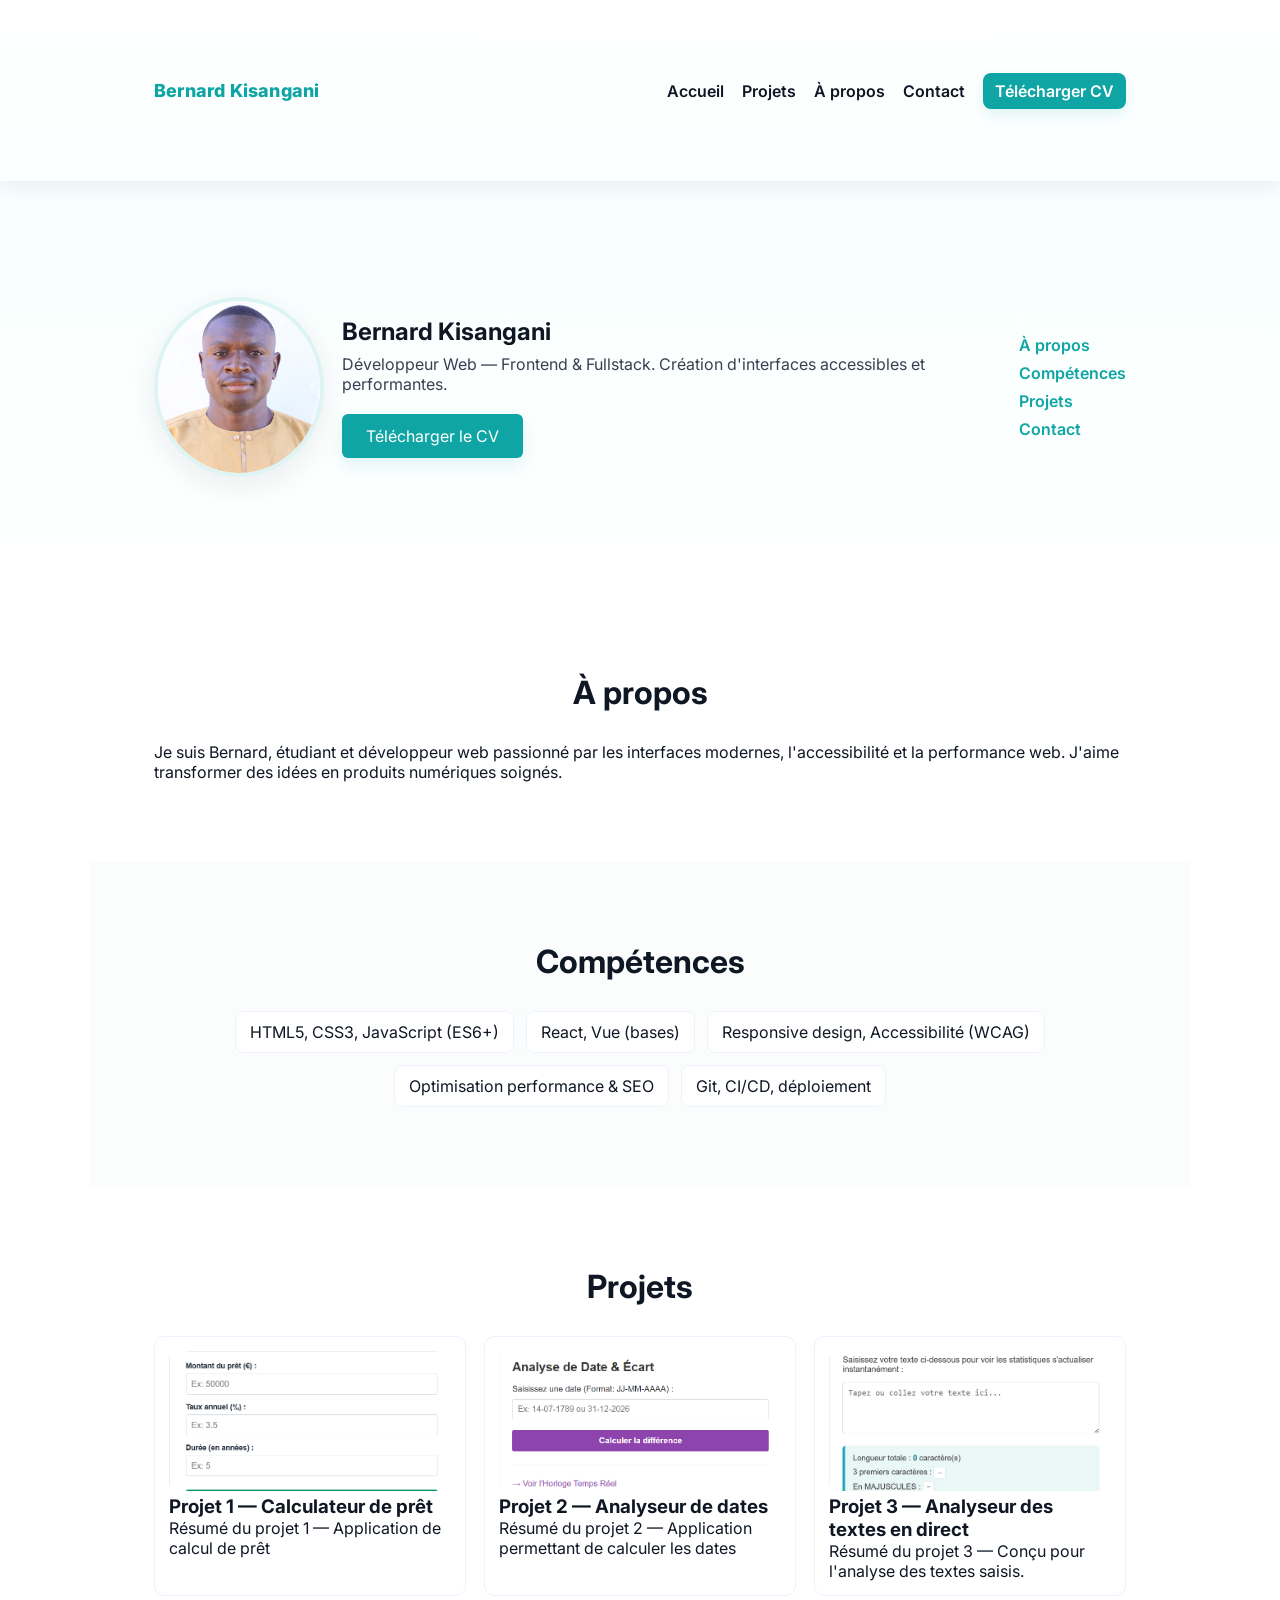
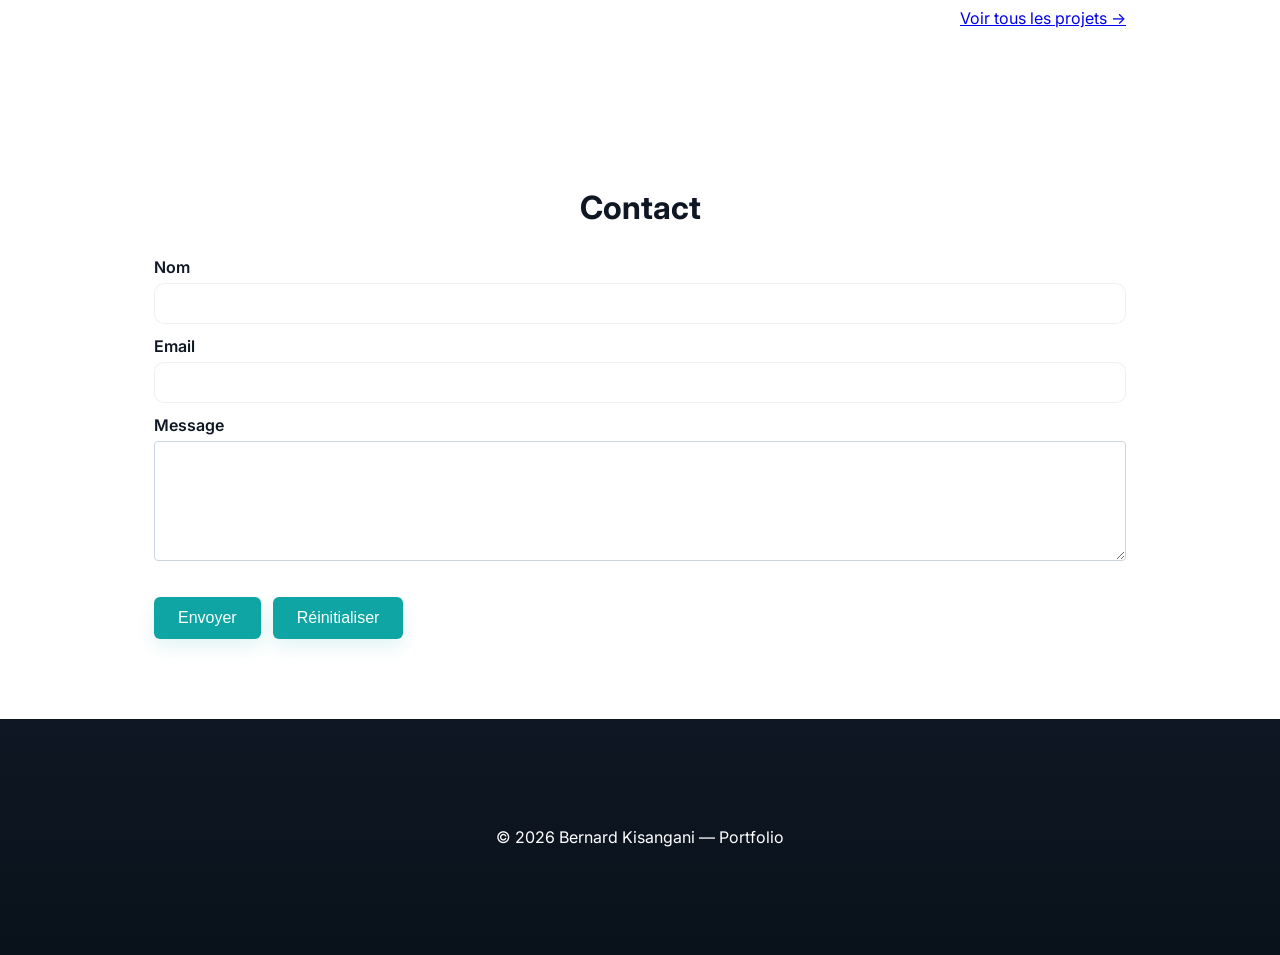
<file: index.html>
<!doctype html>
<html lang="fr">
    <head>
        <meta charset="utf-8">
        <meta name="viewport" content="width=device-width, initial-scale=1">
        <meta name="description" content="Portfolio de Bernard Kisangani - développeur web. CV téléchargeable, projets et contact.">
        <meta name="theme-color" content="#0ea5a4">
        <title>Bernard Kisangani — Portfolio</title>
        <link rel="preconnect" href="https://fonts.googleapis.com">
        <link rel="preconnect" href="https://fonts.gstatic.com" crossorigin>
        <link href="https://fonts.googleapis.com/css2?family=Inter:wght@300;400;600;700;800&display=swap" rel="stylesheet">
        <link rel="stylesheet" href="style.css">
    </head>
    <body>
        <a class="skip-link" href="#main">Aller au contenu</a>

        <header class="site-header">
            <div class="container header-inner">
                <a class="brand" href="index.html">Bernard Kisangani</a>
                <button class="nav-toggle" id="navToggle" aria-expanded="false" aria-controls="mainNav">Menu</button>
                <nav id="mainNav" class="main-nav" aria-label="Navigation principale">
                    <ul>
                        <li><a href="index.html">Accueil</a></li>
                        <li><a href="projects.html">Projets</a></li>
                        <li><a href="about.html">À propos</a></li>
                        <li><a href="contact.html">Contact</a></li>
                        <li><a class="cta" href="CV actualisé KISANGANI KALONDA Bernard_pif_20251104_005344_0000.pdf" download>Télécharger CV</a></li>
                    </ul>
                </nav>
            </div>
        </header>

        <main id="main" role="main">
            <section id="hero" class="hero">
                <div class="container hero-grid">
                    <div class="hero-profile">
                        <img src="Bernard.JPG" alt="Photo de Bernard Kisangani" class="profile-img" width="240" height="240" loading="lazy">
                        <div>
                            <h1>Bernard Kisangani</h1>
                            <p class="lead">Développeur Web — Frontend & Fullstack. Création d'interfaces accessibles et performantes.</p>
                            <p>
                                <a class="btn" href="CV actualisé KISANGANI KALONDA Bernard_pif_20251104_005344_0000.pdf" download>Télécharger le CV</a>
                            </p>
                        </div>
                    </div>

                    <nav class="hero-links" aria-label="Liens rapides">
                        <a href="#about">À propos</a>
                        <a href="#skills">Compétences</a>
                        <a href="#projects">Projets</a>
                        <a href="#contact">Contact</a>
                    </nav>
                </div>
            </section>

            <section id="about" class="about container">
                <h2>À propos</h2>
                <p>Je suis Bernard, étudiant et développeur web passionné par les interfaces modernes, l'accessibilité et la performance web. J'aime transformer des idées en produits numériques soignés.</p>
            </section>

            <section id="skills" class="skills container bg-light">
                <h2>Compétences</h2>
                <ul class="skill-list">
                    <li>HTML5, CSS3, JavaScript (ES6+)</li>
                    <li>React, Vue (bases)</li>
                    <li>Responsive design, Accessibilité (WCAG)</li>
                    <li>Optimisation performance & SEO</li>
                    <li>Git, CI/CD, déploiement</li>
                </ul>
            </section>

            <section id="projects" class="projects container">
                <h2>Projets</h2>
                <div class="project-grid">
                    <article class="project">
                        <img src="Projet1.png" alt="Capture projet 1" loading="lazy" width="600" height="360">
                        <h3>Projet 1 — Calculateur de prêt</h3>
                        <p>Résumé du projet 1 — Application de calcul de prêt</p>
                    </article>

                    <article class="project">
                        <img src="Projet2.png" alt="Capture projet 2" loading="lazy" width="600" height="360">
                        <h3>Projet 2 — Analyseur de dates</h3>
                        <p>Résumé du projet 2 — Application permettant de calculer les dates</p>
                    </article>

                    <article class="project">
                        <img src="Projet3.png" alt="Capture projet 3" loading="lazy" width="600" height="360">
                        <h3>Projet 3 — Analyseur des textes en direct</h3>
                        <p>Résumé du projet 3 — Conçu pour l'analyse des textes saisis.</p>
                    </article>
                </div>
                <p class="projects-more"><a href="projects.html">Voir tous les projets →</a></p>
            </section>

            <section id="contact" class="contact container">
                <h2>Contact</h2>
                <form id="contactForm" novalidate>
                    <div class="form-row">
                        <label for="name">Nom</label>
                        <input type="text" id="name" name="name" required aria-required="true">
                    </div>
                    <div class="form-row">
                        <label for="email">Email</label>
                        <input type="email" id="email" name="email" required aria-required="true">
                    </div>
                    <div class="form-row">
                        <label for="message">Message</label>
                        <textarea id="message" name="message" rows="5" required aria-required="true"></textarea>
                    </div>
                    <div class="form-actions">
                        <button type="submit" class="btn">Envoyer</button>
                        <button type="reset" class="btn btn--muted">Réinitialiser</button>
                    </div>
                    <p id="formStatus" role="status" aria-live="polite"></p>
                </form>
            </section>
        </main>

        <footer class="site-footer">
            <div class="container">
                <p>© <span id="year"></span> Bernard Kisangani — Portfolio</p>
            </div>
        </footer>

        <script src="script.js" defer></script>
    </body>
</html>
</file>
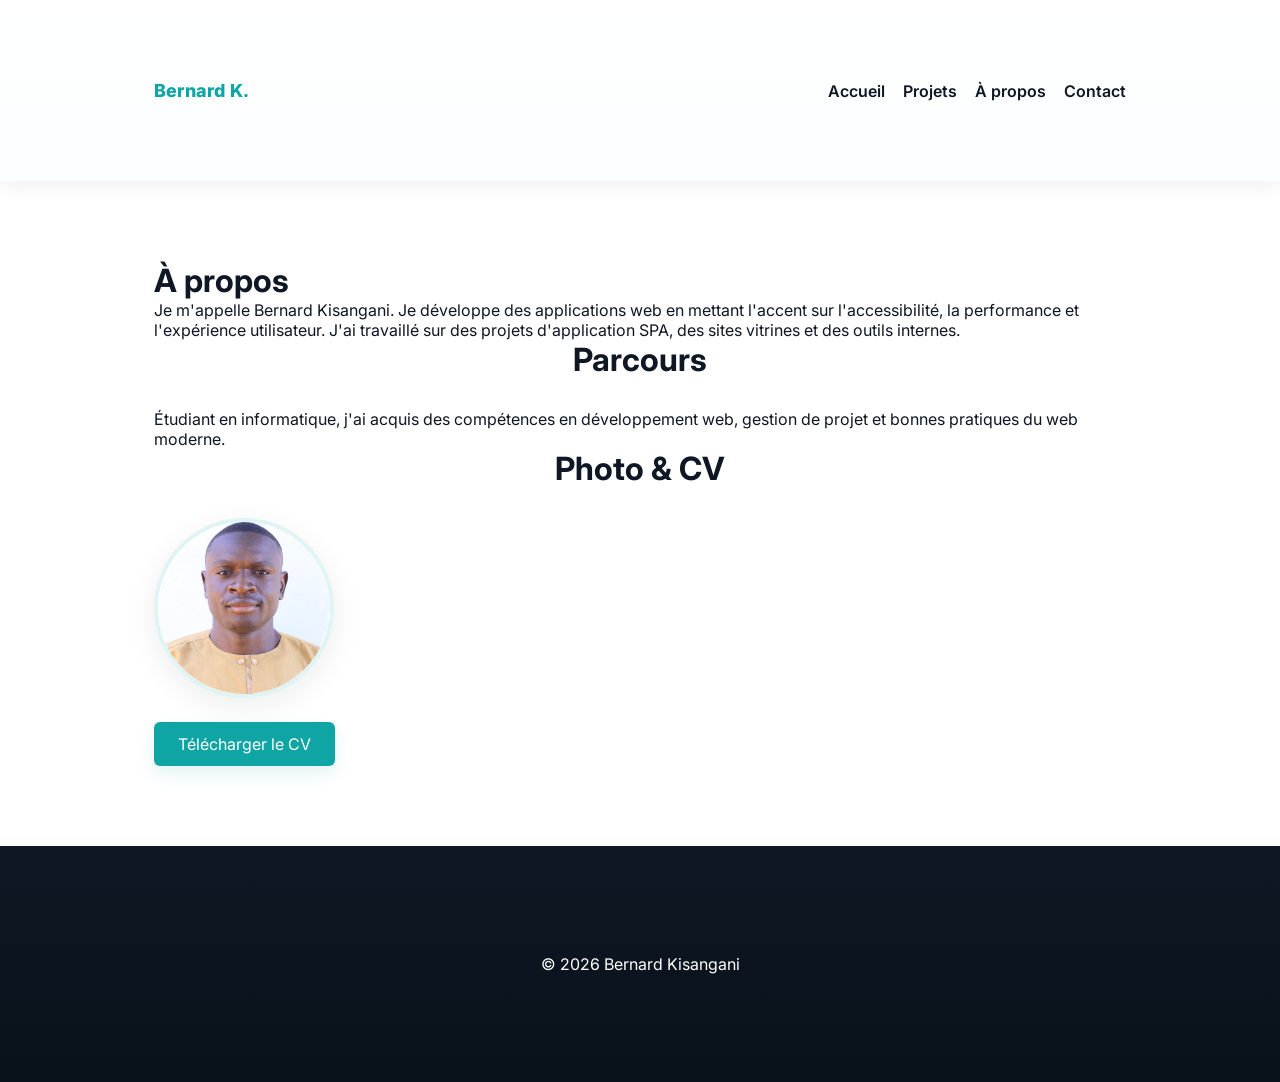
<file: about.html>
<!doctype html>
<html lang="fr">
  <head>
    <meta charset="utf-8">
    <meta name="viewport" content="width=device-width, initial-scale=1">
    <title>À propos — Bernard Kisangani</title>
    <link href="https://fonts.googleapis.com/css2?family=Inter:wght@300;400;600;700;800&display=swap" rel="stylesheet">
    <link rel="stylesheet" href="style.css">
  </head>
  <body>
    <header class="site-header">
      <div class="container header-inner">
        <a class="brand" href="index.html">Bernard K.</a>
        <nav class="main-nav" aria-label="Navigation principale">
          <ul>
            <li><a href="index.html">Accueil</a></li>
            <li><a href="projects.html">Projets</a></li>
            <li><a href="about.html">À propos</a></li>
            <li><a href="contact.html">Contact</a></li>
          </ul>
        </nav>
      </div>
    </header>

    <main class="container">
      <h1>À propos</h1>
      <section>
        <p>Je m'appelle Bernard Kisangani. Je développe des applications web en mettant l'accent sur l'accessibilité, la performance et l'expérience utilisateur. J'ai travaillé sur des projets d'application SPA, des sites vitrines et des outils internes.</p>
      </section>

      <section>
        <h2>Parcours</h2>
        <p>Étudiant en informatique, j'ai acquis des compétences en développement web, gestion de projet et bonnes pratiques du web moderne.</p>
      </section>

      <section>
        <h2>Photo & CV</h2>
        <img src="Bernard.JPG" alt="Photo de Bernard Kisangani" width="200" class="profile-img" loading="lazy">
        <p><a class="btn" href="CV actualisé KISANGANI KALONDA Bernard_pif_20251104_005344_0000.pdf" download>Télécharger le CV</a></p>
      </section>
    </main>

    <footer class="site-footer">
      <div class="container">© <span id="year"></span> Bernard Kisangani</div>
    </footer>
    <script src="script.js" defer></script>
  </body>
</html>
</file>
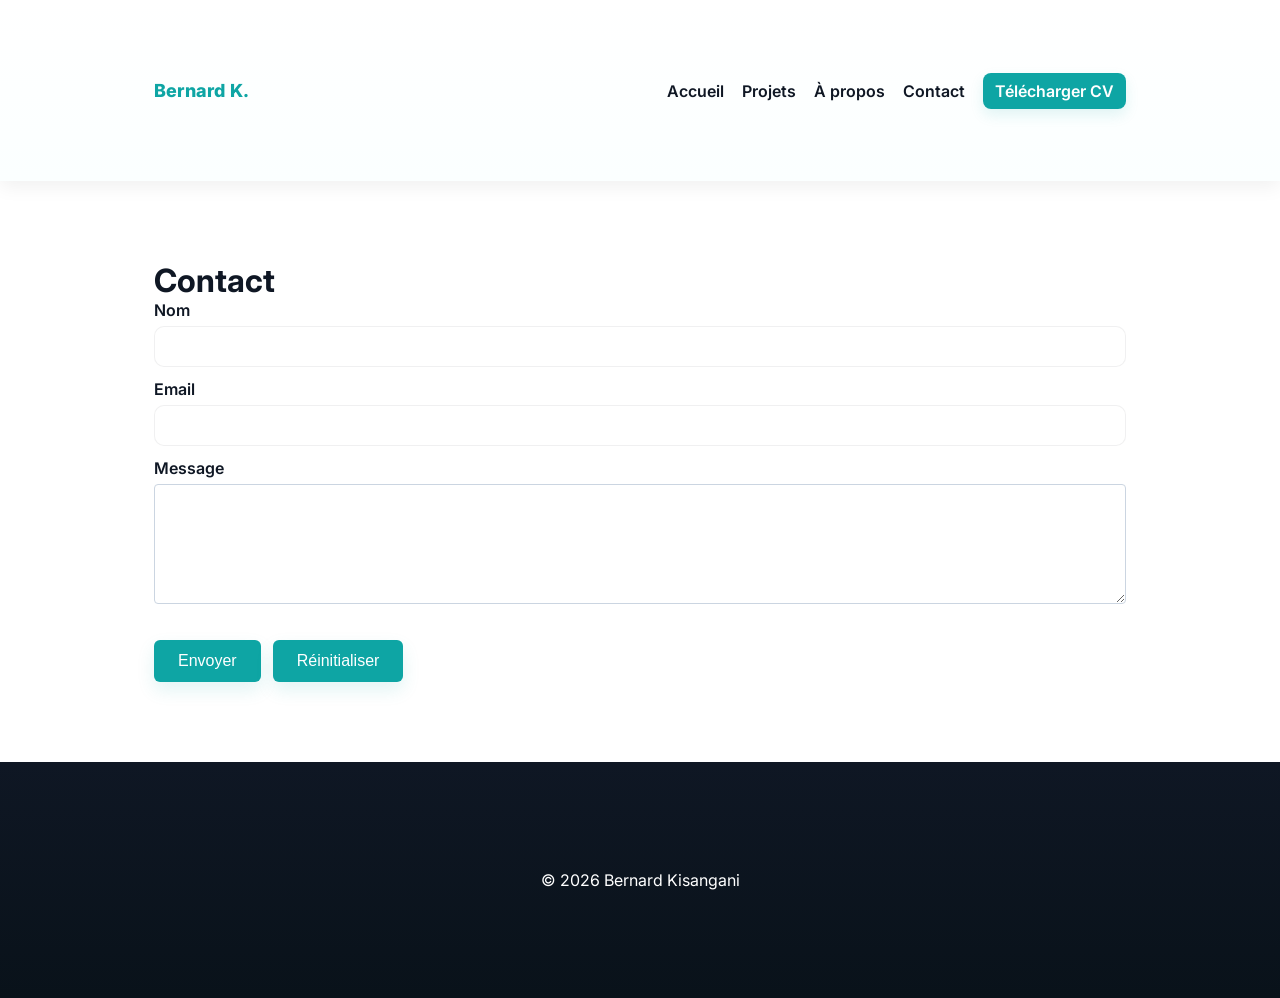
<file: contact.html>
<!doctype html>
<html lang="fr">
  <head>
    <meta charset="utf-8">
    <meta name="viewport" content="width=device-width, initial-scale=1">
    <title>Contact — Bernard Kisangani</title>
    <link href="https://fonts.googleapis.com/css2?family=Inter:wght@300;400;600;700;800&display=swap" rel="stylesheet">
    <link rel="stylesheet" href="style.css">
  </head>
  <body>
    <header class="site-header">
      <div class="container header-inner">
        <a class="brand" href="index.html">Bernard K.</a>
        <nav class="main-nav" aria-label="Navigation principale">
          <ul>
            <li><a href="index.html">Accueil</a></li>
            <li><a href="projects.html">Projets</a></li>
            <li><a href="about.html">À propos</a></li>
            <li><a href="contact.html">Contact</a></li>
            <li><a class="cta" href="CV actualisé KISANGANI KALONDA Bernard_pif_20251104_005344_0000.pdf" download>Télécharger CV</a></li>
          </ul>
        </nav>
      </div>
    </header>

    <main class="container">
      <h1>Contact</h1>
      <form id="contactForm" novalidate>
        <div class="form-row">
          <label for="name">Nom</label>
          <input type="text" id="name" name="name" required aria-required="true">
        </div>
        <div class="form-row">
          <label for="email">Email</label>
          <input type="email" id="email" name="email" required aria-required="true">
        </div>
        <div class="form-row">
          <label for="message">Message</label>
          <textarea id="message" name="message" rows="6" required aria-required="true"></textarea>
        </div>
        <div class="form-actions">
          <button type="submit" class="btn">Envoyer</button>
          <button type="reset" class="btn btn--muted">Réinitialiser</button>
        </div>
        <p id="formStatus" role="status" aria-live="polite"></p>
      </form>
    </main>

    <footer class="site-footer">
      <div class="container">© <span id="year"></span> Bernard Kisangani</div>
    </footer>
    <script src="script.js" defer></script>
  </body>
</html>
</file>
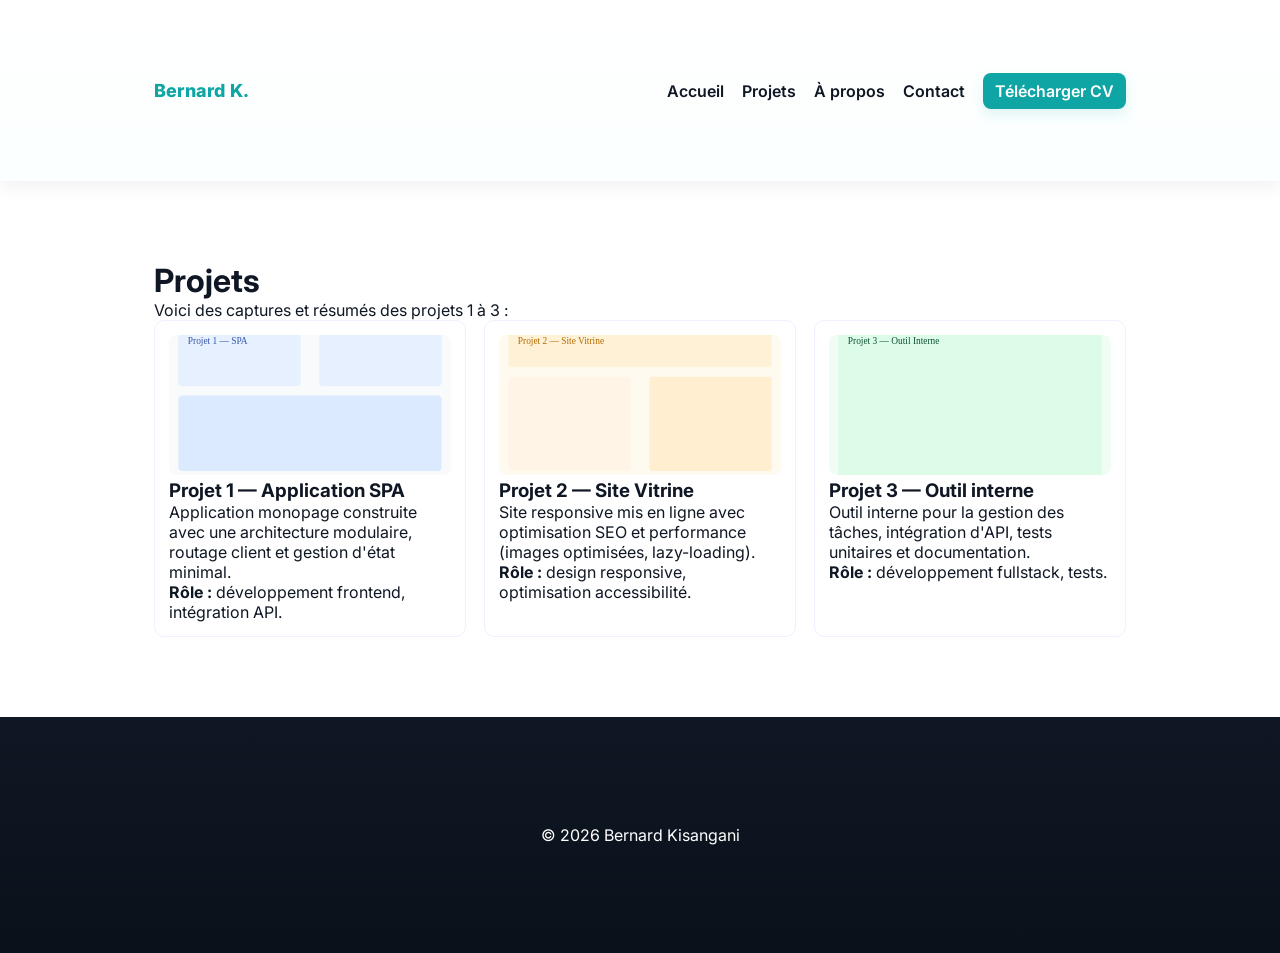
<file: projects.html>
<!doctype html>
<html lang="fr">
  <head>
    <meta charset="utf-8">
    <meta name="viewport" content="width=device-width, initial-scale=1">
    <title>Projets — Bernard Kisangani</title>
    <link href="https://fonts.googleapis.com/css2?family=Inter:wght@300;400;600;700;800&display=swap" rel="stylesheet">
    <link rel="stylesheet" href="style.css">
  </head>
  <body>
    <header class="site-header">
      <div class="container header-inner">
        <a class="brand" href="index.html">Bernard K.</a>
        <nav class="main-nav" aria-label="Navigation principale">
          <ul>
            <li><a href="index.html">Accueil</a></li>
            <li><a href="projects.html">Projets</a></li>
            <li><a href="about.html">À propos</a></li>
            <li><a href="contact.html">Contact</a></li>
            <li><a class="cta" href="CV actualisé KISANGANI KALONDA Bernard_pif_20251104_005344_0000.pdf" download>Télécharger CV</a></li>
          </ul>
        </nav>
      </div>
    </header>

    <main class="container">
      <h1>Projets</h1>
      <p>Voici des captures et résumés des projets 1 à 3 :</p>
      <div class="project-grid">
        <article class="project">
          <img src="assets/project1.svg" alt="Capture projet 1" loading="lazy">
          <h3>Projet 1 — Application SPA</h3>
          <p>Application monopage construite avec une architecture modulaire, routage client et gestion d'état minimal.</p>
          <p><strong>Rôle :</strong> développement frontend, intégration API.</p>
        </article>

        <article class="project">
          <img src="assets/project2.svg" alt="Capture projet 2" loading="lazy">
          <h3>Projet 2 — Site Vitrine</h3>
          <p>Site responsive mis en ligne avec optimisation SEO et performance (images optimisées, lazy-loading).</p>
          <p><strong>Rôle :</strong> design responsive, optimisation accessibilité.</p>
        </article>

        <article class="project">
          <img src="assets/project3.svg" alt="Capture projet 3" loading="lazy">
          <h3>Projet 3 — Outil interne</h3>
          <p>Outil interne pour la gestion des tâches, intégration d'API, tests unitaires et documentation.</p>
          <p><strong>Rôle :</strong> développement fullstack, tests.</p>
        </article>
      </div>
    </main>

    <footer class="site-footer">
      <div class="container">© <span id="year"></span> Bernard Kisangani</div>
    </footer>
    <script src="script.js" defer></script>
  </body>
</html>
</file>
<file: style.css>
/* Variables de Design System */
:root {
    --primary-color: #0ea5a4; /* teal */
    --accent-color: #2563eb; /* blue accent */
    --text-color: #0f1724;
    --bg-light: #fbfdfd;
    --error-color: #ef4444;
    --success-color: #16a34a;
}

/* Base & Reset */
* {
    box-sizing: border-box;
    margin: 0;
    padding: 0;
}
html {
    scroll-behavior: smooth; /* Défilement fluide natif pour les ancres */
    font-family: 'Inter', 'Segoe UI', Tahoma, Geneva, Verdana, sans-serif;
    color: var(--text-color);
}

/* Skip link for keyboard users */
.skip-link {
    position: absolute;
    left: -999px;
    top: auto;
    width: 1px;
    height: 1px;
    overflow: hidden;
}
.skip-link:focus {
    left: 12px;
    top: 12px;
    width: auto;
    height: auto;
    padding: 8px 12px;
    background: var(--primary-color);
    color: #fff;
    border-radius: 6px;
    z-index: 2000;
}

/* Visible focus outlines for keyboard navigation */
:focus {
    outline: 3px solid rgba(14,165,164,0.18);
    outline-offset: 2px;
}
:focus:not(:focus-visible) { outline: none; }

/* Header & Navigation (modern) */
.site-header { background: linear-gradient(180deg,#ffffff, #fbffff); box-shadow: 0 6px 18px rgba(2,6,23,0.06); position: sticky; top:0; z-index:1000; }
.header-inner { display:flex; align-items:center; justify-content:space-between; padding:12px 5%; }
.brand { font-weight:800; font-size:1.125rem; color:var(--primary-color); text-decoration:none; letter-spacing:0.2px; }
.nav-toggle { display:none; background:none; border:1px solid #e5e7eb; padding:6px 10px; border-radius:6px; }
.main-nav ul { list-style:none; display:flex; gap:18px; margin:0; padding:0; align-items:center; }
.main-nav a { text-decoration:none; color:var(--text-color); font-weight:600; }
.main-nav a.cta { background:var(--primary-color); color:#fff; padding:8px 12px; border-radius:8px; box-shadow: 0 6px 14px rgba(14,165,164,0.12); }

/* Containers and utilities */
.container { max-width:1100px; margin:0 auto; padding:56px 20px; }
.lead { color:#374151; margin-top:8px; }

/* Hero */
.hero { background: linear-gradient(180deg, #f7fffe 0%, #ffffff 100%); padding:36px 0; }
.hero-grid { display:flex; gap:24px; align-items:center; justify-content:space-between; }
.hero-profile { display:flex; gap:18px; align-items:center; }
.profile-img { border-radius:50%; width:180px; height:180px; object-fit:cover; border:4px solid rgba(14,165,164,0.12); box-shadow: 0 8px 30px rgba(10,20,30,0.08); }
.hero-links { display:flex; flex-direction:column; gap:8px; }
.hero-links a { color:var(--primary-color); text-decoration:none; font-weight:600; }

/* Sections */
.about, .skills, .projects, .contact { padding-top:30px; padding-bottom:30px; }
.skill-list { display:flex; flex-wrap:wrap; gap:12px; justify-content:center; list-style:none; padding:0; }
.skill-list li { background:#fff; padding:10px 14px; border-radius:8px; border:1px solid #eef2ff; }

/* Projects grid */
.project-grid { display:grid; grid-template-columns: repeat(auto-fit, minmax(240px, 1fr)); gap:18px; }
.project { background:white; padding:14px; border-radius:10px; border:1px solid #eef2ff; }
.project img { width:100%; height:140px; object-fit:cover; border-radius:8px; }
.projects-more { text-align:right; margin-top:12px; }

/* Contact form */
.form-row { margin-bottom:12px; }
label { display:block; margin-bottom:6px; font-weight:600; }
input[type="text"], input[type="email"], textarea { width:100%; padding:12px 14px; border-radius:10px; border:1px solid rgba(2,6,23,0.06); background: #ffffff; }
.form-actions { display:flex; gap:12px; align-items:center; }
.btn { background:var(--primary-color); color:#fff; padding:10px 14px; border-radius:10px; border:none; cursor:pointer; box-shadow: 0 8px 18px rgba(14,165,164,0.12); }
.btn:hover { transform: translateY(-1px); }
.btn--muted { background:#f3f4f6; color:var(--text-color); }

/* Footer */
.site-footer { background:linear-gradient(180deg,#0f1724,#09121a); color:#fff; padding:28px 0; text-align:center; }

/* Responsive */
@media (max-width: 900px) {
    .hero-grid { flex-direction:column; align-items:flex-start; }
    .hero-links { flex-direction:row; gap:12px; }
}

@media (max-width: 680px) {
    .main-nav { display:none; }
    .nav-toggle { display:inline-block; }
    .container { padding:30px 18px; }
}

/* Navigation */
.navbar {
    display: flex;
    justify-content: space-between;
    align-items: center;
    padding: 20px 5%;
    background: #ffffff;
    position: sticky;
    top: 0;
    box-shadow: 0 2px 4px rgba(0,0,0,0.05);
    z-index: 1000;
}
.logo { font-size: 24px; font-weight: bold; }
.logo span { color: var(--primary-color); }
.nav-links { display: flex; list-style: none; gap: 20px; }
.nav-links a { text-decoration: none; color: var(--text-color); font-weight: 500; }
.nav-links a:hover { color: var(--primary-color); }

/* Layout Containers */
.container { padding: 80px 5%; }
.bg-light { background-color: var(--bg-light); }
h2 { margin-bottom: 30px; font-size: 2rem; text-align: center; }

/* Section Hero */
.section-hero {
    height: calc(100vh - 70px);
    display: flex;
    align-items: center;
    justify-content: center;
    text-align: center;
    background: radial-gradient(circle at top, #eff6ff 0%, #ffffff 100%);
}
.highlight { color: var(--primary-color); }
.btn {
    display: inline-block;
    padding: 12px 24px;
    background-color: var(--primary-color);
    color: white;
    text-decoration: none;
    border-radius: 6px;
    margin-top: 20px;
    border: none;
    font-size: 16px;
    cursor: pointer;
}

/* Grilles Responsives (Compétences & Projets) */
.skills-grid, .projects-grid {
    display: grid;
    grid-template-columns: repeat(auto-fit, minmax(280px, 1fr));
    gap: 25px;
    margin-top: 20px;
}
.skill-card, .project-card {
    padding: 25px;
    background: white;
    border-radius: 8px;
    border: 1px solid #e5e7eb;
}
.tech-tag {
    display: inline-block;
    margin-top: 15px;
    padding: 4px 10px;
    background: #dbeafe;
    color: var(--primary-color);
    border-radius: 4px;
    font-size: 12px;
}

/* Formulaire */
.contact-form { max-width: 500px; margin: 0 auto; }
.form-group { margin-bottom: 20px; }
label { display: block; margin-bottom: 6px; font-weight: 600; }
input, textarea {
    width: 100%; padding: 10px;
    border: 1px solid #cbd5e1; border-radius: 4px;
}
textarea { height: 120px; resize: vertical; }
.error-msg { color: var(--error-color); font-size: 14px; margin-top: 4px; display: block; }
.success-msg { color: var(--success-color); text-align: center; margin-top: 15px; font-weight: bold; }

/* Footer */
footer { text-align: center; padding: 30px; background: #1f2937; color: white; }

/* Responsive Mobile (Media Query) */
@media (max-width: 768px) {
    .navbar { flex-direction: column; gap: 15px; }
    .container { padding: 50px 5%; }
    .section-hero h1 { font-size: 1.8rem; }
}
</file>
